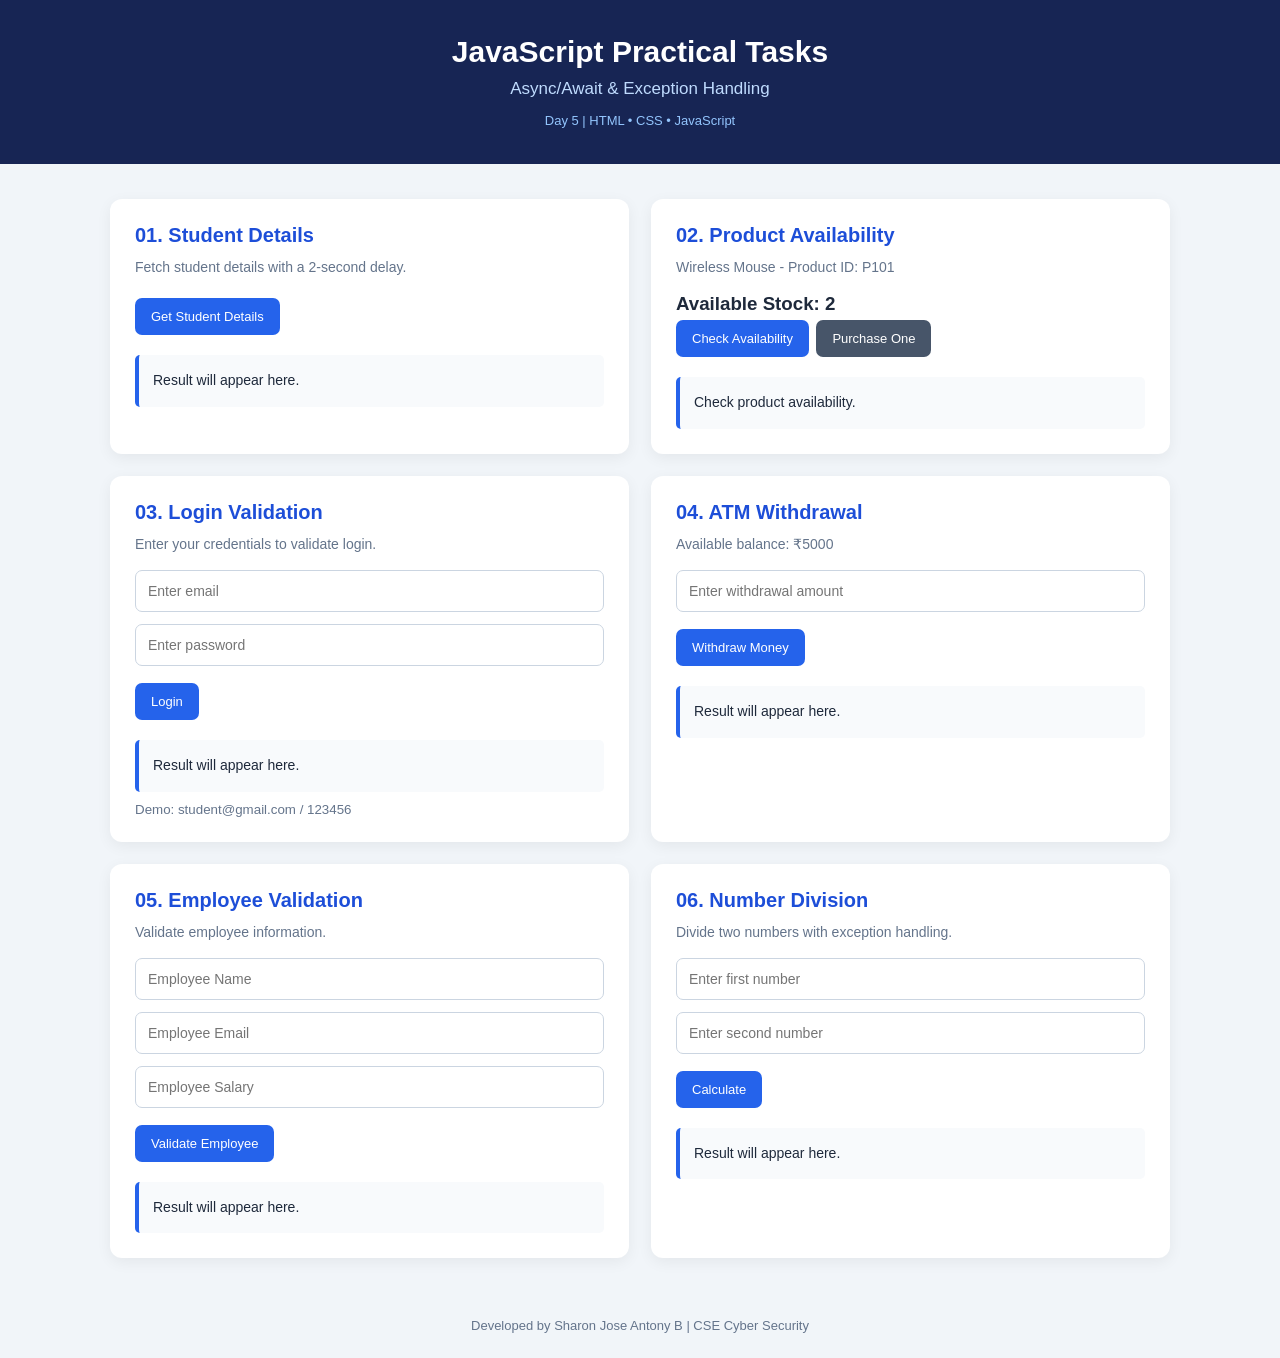
<file: Day -5/index.html>
<!DOCTYPE html>
<html lang="en">
<head>
    <meta charset="UTF-8">
    <meta name="viewport" content="width=device-width, initial-scale=1.0">
    <title>JavaScript | Async Await & Exception Handling</title>
    <link rel="stylesheet" href="style.css">
</head>
<body>

    <header>
        <h1>JavaScript Practical Tasks</h1>
        <p>Async/Await & Exception Handling</p>
        <span>Day 5 | HTML • CSS • JavaScript</span>
    </header>

    <main class="container">

        <!-- TASK 1 -->
        <section class="task-card">
            <h2>01. Student Details</h2>
            <p>Fetch student details with a 2-second delay.</p>
            <button onclick="displayStudentDetails()">Get Student Details</button>
            <div class="output" id="studentOutput">Result will appear here.</div>
        </section>

     
<!-- TASK 2 -->
<section class="task-card">
    <h2>02. Product Availability</h2>

    <p>Wireless Mouse - Product ID: P101</p>

    <h3 id="stockQuantity">Available Stock: 2</h3>

    <button onclick="checkProduct()">
        Check Availability
    </button>

    <button class="secondary" onclick="purchaseProduct()">
        Purchase One
    </button>

    <div class="output" id="productOutput">
        Check product availability.
    </div>
</section>

        <!-- TASK 3 -->
        <section class="task-card">
            <h2>03. Login Validation</h2>
            <p>Enter your credentials to validate login.</p>

            <input type="email" id="email" placeholder="Enter email">
            <input type="password" id="password" placeholder="Enter password">

            <button onclick="validateLogin()">Login</button>
            <div class="output" id="loginOutput">Result will appear here.</div>
            <small>Demo: student@gmail.com / 123456</small>
        </section>

        <!-- TASK 4 -->
        <section class="task-card">
            <h2>04. ATM Withdrawal</h2>
            <p>Available balance: ₹5000</p>

            <input type="number" id="withdrawAmount" placeholder="Enter withdrawal amount">

            <button onclick="atmTransaction()">Withdraw Money</button>
            <div class="output" id="atmOutput">Result will appear here.</div>
        </section>

        <!-- TASK 5 -->
        <section class="task-card">
            <h2>05. Employee Validation</h2>
            <p>Validate employee information.</p>

            <input type="text" id="employeeName" placeholder="Employee Name">
            <input type="email" id="employeeEmail" placeholder="Employee Email">
            <input type="number" id="employeeSalary" placeholder="Employee Salary">

            <button onclick="employeeValidation()">Validate Employee</button>
            <div class="output" id="employeeOutput">Result will appear here.</div>
        </section>

        <!-- TASK 6 -->
        <section class="task-card">
            <h2>06. Number Division</h2>
            <p>Divide two numbers with exception handling.</p>

            <input type="number" id="number1" placeholder="Enter first number">
            <input type="number" id="number2" placeholder="Enter second number">

            <button onclick="performDivision()">Calculate</button>
            <div class="output" id="divisionOutput">Result will appear here.</div>
        </section>

    </main>

    <footer>
        <p>Developed by Sharon Jose Antony B | CSE Cyber Security</p>
    </footer>

    <script src="script.js"></script>
</body>
</html>
</file>
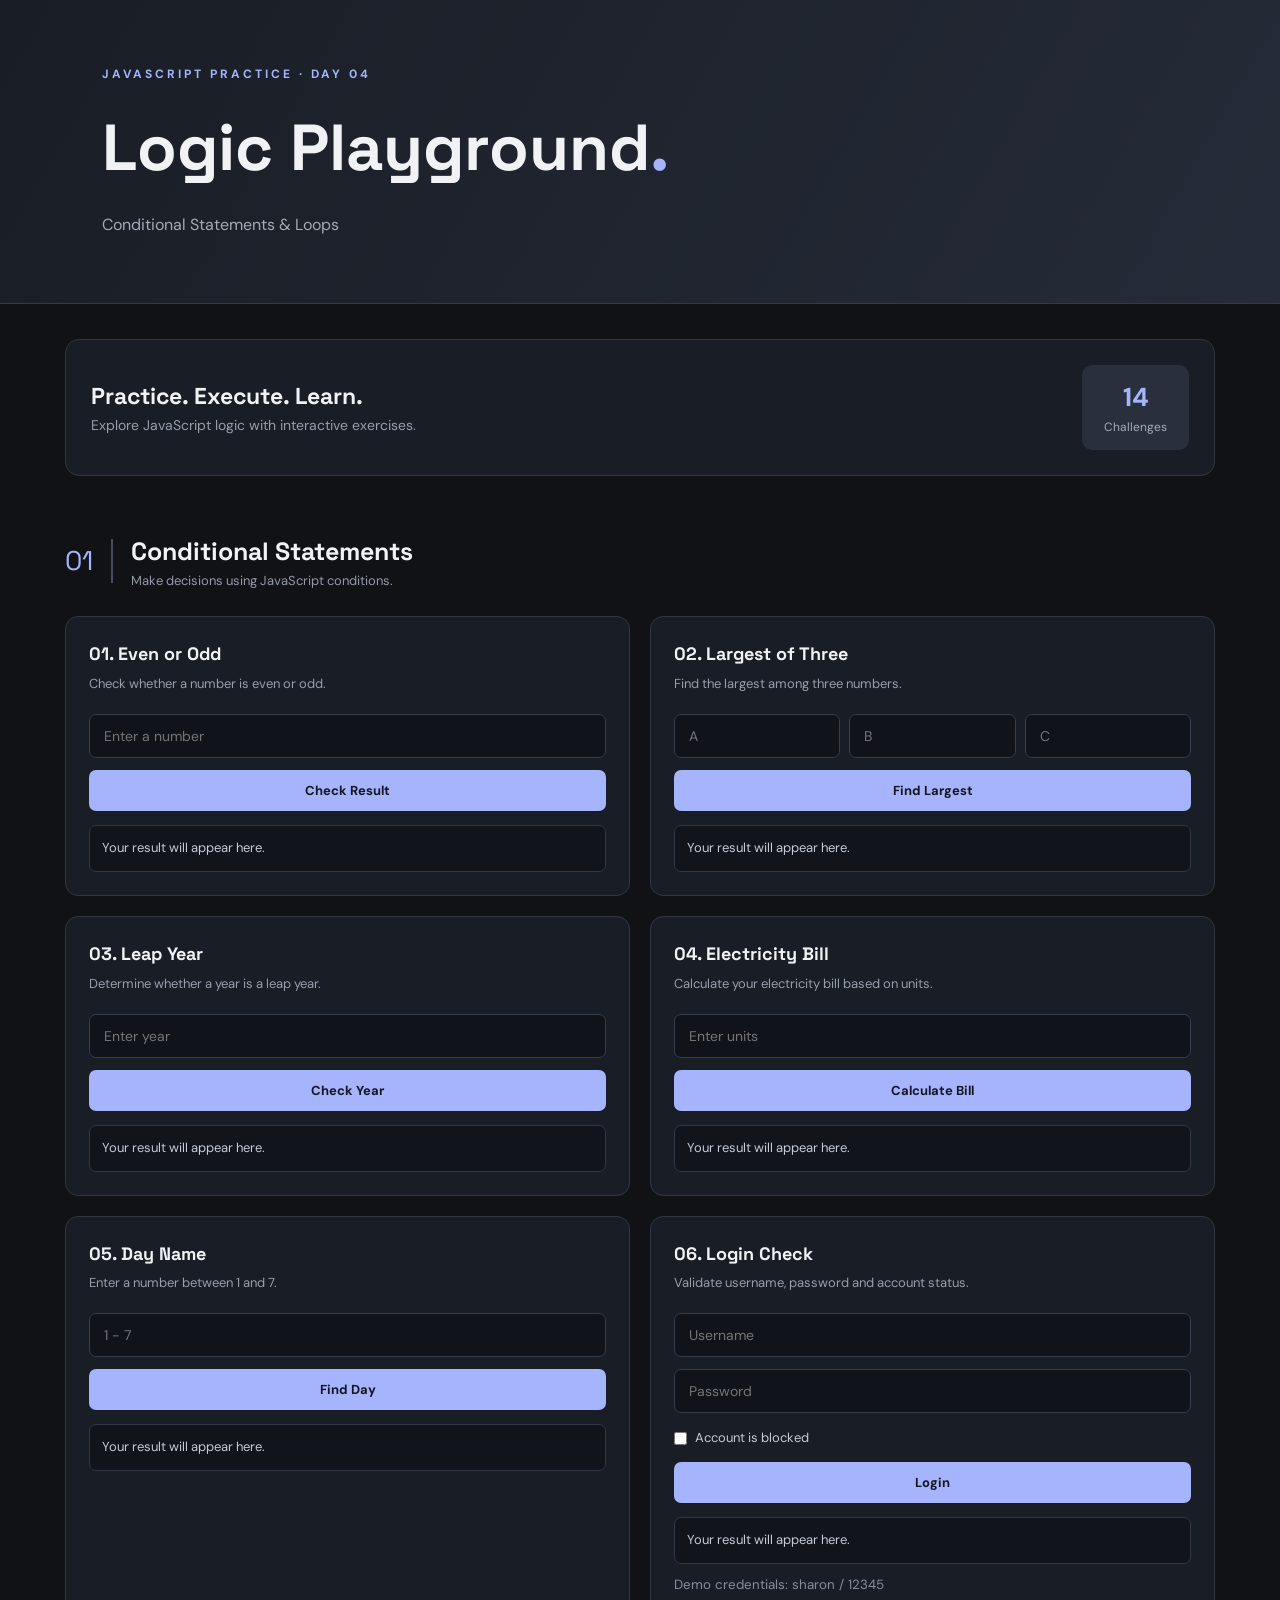
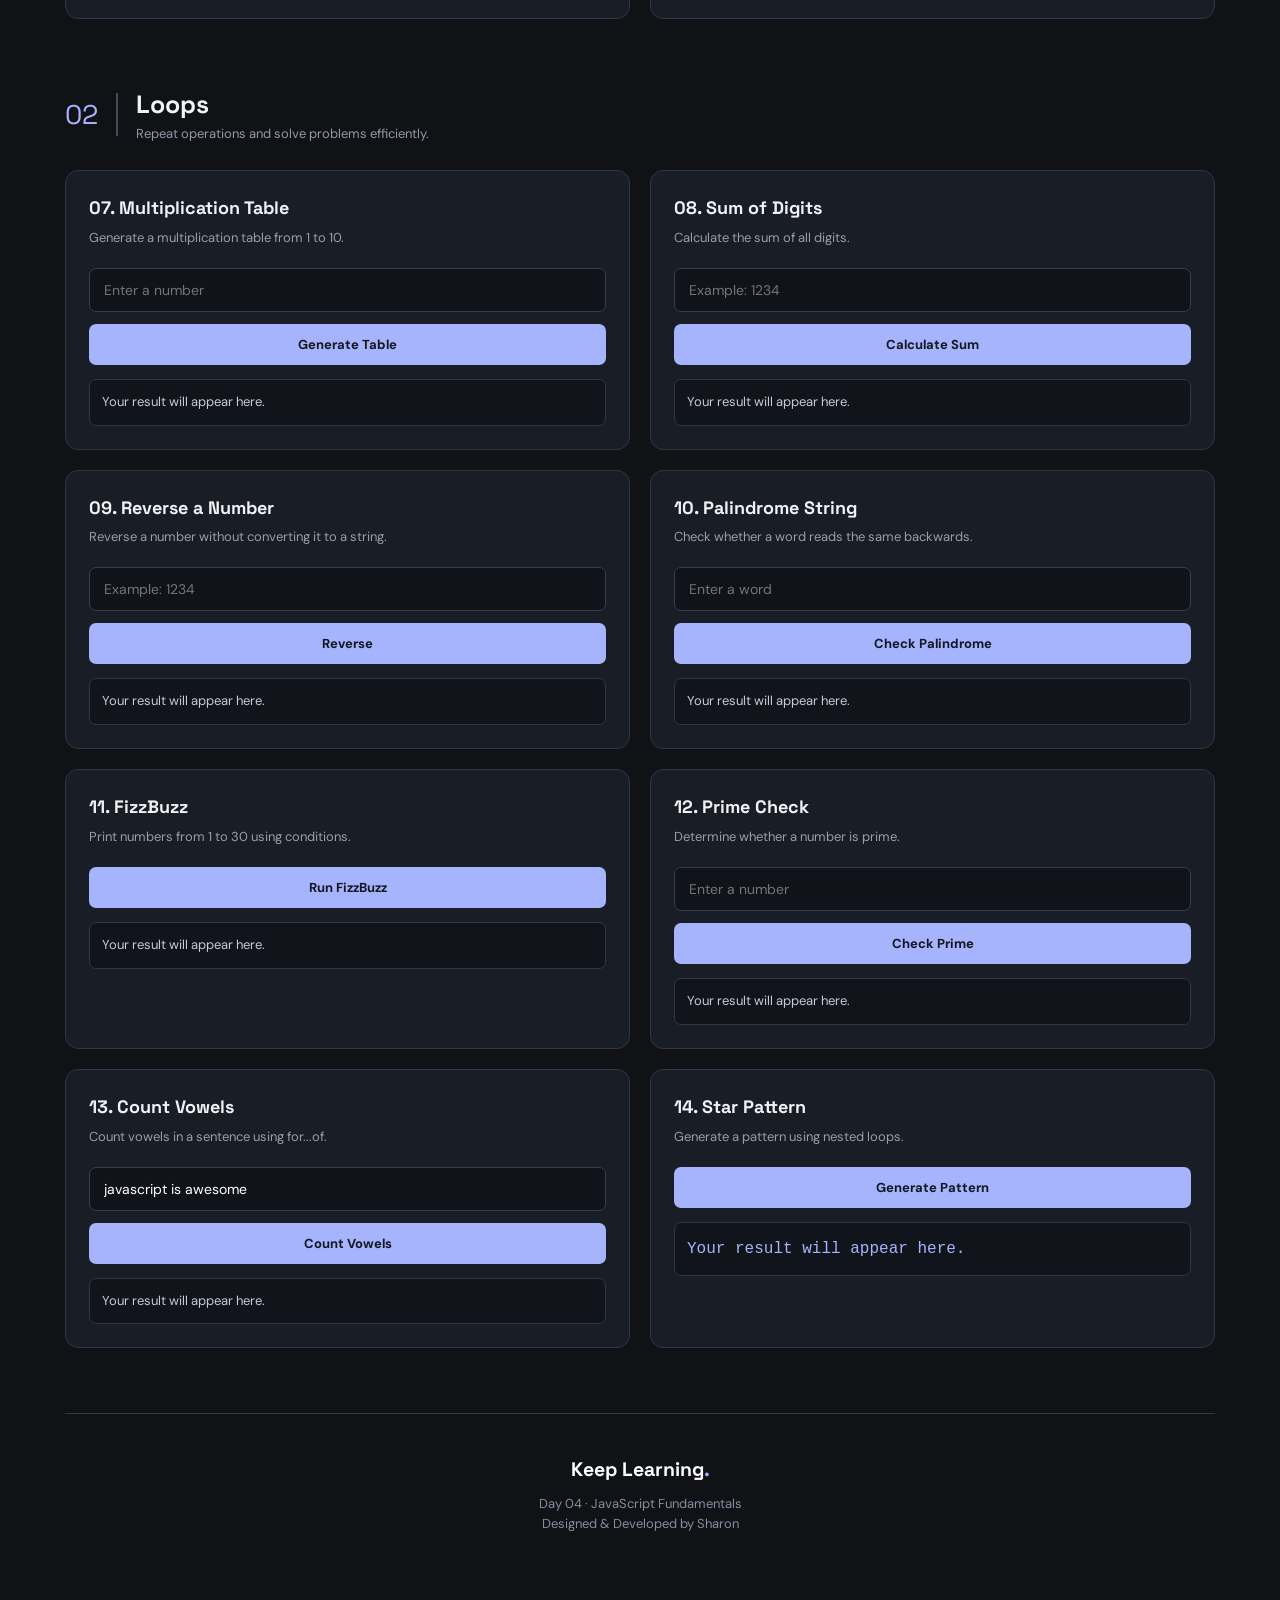
<file: Day-4/index.html>
<!DOCTYPE html>
<html lang="en">
<head>
    <meta charset="UTF-8">
    <meta name="viewport" content="width=device-width, initial-scale=1.0">
    <title>Day 4 | JavaScript Logic Playground</title>
    <link rel="stylesheet" href="style.css">
</head>
<body>

    <header>
        <div class="header-content">
            <p class="tag">JAVASCRIPT PRACTICE · DAY 04</p>
            <h1>Logic Playground<span>.</span></h1>
            <p>Conditional Statements & Loops</p>
        </div>
    </header>

    <main>

        <section class="intro">
            <div>
                <h2>Practice. Execute. Learn.</h2>
                <p>Explore JavaScript logic with interactive exercises.</p>
            </div>
            <div class="progress">
                <strong>14</strong>
                <span>Challenges</span>
            </div>
        </section>

        <!-- PART A -->

        <section class="task-section">
            <div class="section-heading">
                <span class="section-number">01</span>
                <div>
                    <h2>Conditional Statements</h2>
                    <p>Make decisions using JavaScript conditions.</p>
                </div>
            </div>

            <div class="task-grid">

                <article class="task-card">
                    <h3>01. Even or Odd</h3>
                    <p>Check whether a number is even or odd.</p>
                    <input type="number" id="evenInput" placeholder="Enter a number">
                    <button onclick="checkEvenOdd()">Check Result</button>
                    <div class="result" id="evenResult">Your result will appear here.</div>
                </article>

                <article class="task-card">
                    <h3>02. Largest of Three</h3>
                    <p>Find the largest among three numbers.</p>
                    <div class="input-group">
                        <input type="number" id="numA" placeholder="A">
                        <input type="number" id="numB" placeholder="B">
                        <input type="number" id="numC" placeholder="C">
                    </div>
                    <button onclick="findLargest()">Find Largest</button>
                    <div class="result" id="largestResult">Your result will appear here.</div>
                </article>

                <article class="task-card">
                    <h3>03. Leap Year</h3>
                    <p>Determine whether a year is a leap year.</p>
                    <input type="number" id="yearInput" placeholder="Enter year">
                    <button onclick="checkLeapYear()">Check Year</button>
                    <div class="result" id="leapResult">Your result will appear here.</div>
                </article>

                <article class="task-card">
                    <h3>04. Electricity Bill</h3>
                    <p>Calculate your electricity bill based on units.</p>
                    <input type="number" id="unitsInput" placeholder="Enter units" min="0">
                    <button onclick="calculateBill()">Calculate Bill</button>
                    <div class="result" id="billResult">Your result will appear here.</div>
                </article>

                <article class="task-card">
                    <h3>05. Day Name</h3>
                    <p>Enter a number between 1 and 7.</p>
                    <input type="number" id="dayInput" placeholder="1 - 7" min="1" max="7">
                    <button onclick="findDay()">Find Day</button>
                    <div class="result" id="dayResult">Your result will appear here.</div>
                </article>

                <article class="task-card">
                    <h3>06. Login Check</h3>
                    <p>Validate username, password and account status.</p>
                    <input type="text" id="usernameInput" placeholder="Username">
                    <input type="password" id="passwordInput" placeholder="Password">
                    <label class="check-label">
                        <input type="checkbox" id="blockedInput">
                        Account is blocked
                    </label>
                    <button onclick="checkLogin()">Login</button>
                    <div class="result" id="loginResult">Your result will appear here.</div>
                    <small>Demo credentials: sharon / 12345</small>
                </article>

            </div>
        </section>

        <!-- PART B -->

        <section class="task-section">
            <div class="section-heading">
                <span class="section-number">02</span>
                <div>
                    <h2>Loops</h2>
                    <p>Repeat operations and solve problems efficiently.</p>
                </div>
            </div>

            <div class="task-grid">

                <article class="task-card">
                    <h3>07. Multiplication Table</h3>
                    <p>Generate a multiplication table from 1 to 10.</p>
                    <input type="number" id="tableInput" placeholder="Enter a number">
                    <button onclick="generateTable()">Generate Table</button>
                    <div class="result output-list" id="tableResult">Your result will appear here.</div>
                </article>

                <article class="task-card">
                    <h3>08. Sum of Digits</h3>
                    <p>Calculate the sum of all digits.</p>
                    <input type="number" id="sumInput" placeholder="Example: 1234">
                    <button onclick="calculateSum()">Calculate Sum</button>
                    <div class="result" id="sumResult">Your result will appear here.</div>
                </article>

                <article class="task-card">
                    <h3>09. Reverse a Number</h3>
                    <p>Reverse a number without converting it to a string.</p>
                    <input type="number" id="reverseInput" placeholder="Example: 1234">
                    <button onclick="reverseNumber()">Reverse</button>
                    <div class="result" id="reverseResult">Your result will appear here.</div>
                </article>

                <article class="task-card">
                    <h3>10. Palindrome String</h3>
                    <p>Check whether a word reads the same backwards.</p>
                    <input type="text" id="palindromeInput" placeholder="Enter a word">
                    <button onclick="checkPalindrome()">Check Palindrome</button>
                    <div class="result" id="palindromeResult">Your result will appear here.</div>
                </article>

                <article class="task-card">
                    <h3>11. FizzBuzz</h3>
                    <p>Print numbers from 1 to 30 using conditions.</p>
                    <button onclick="runFizzBuzz()">Run FizzBuzz</button>
                    <div class="result output-list" id="fizzResult">Your result will appear here.</div>
                </article>

                <article class="task-card">
                    <h3>12. Prime Check</h3>
                    <p>Determine whether a number is prime.</p>
                    <input type="number" id="primeInput" placeholder="Enter a number">
                    <button onclick="checkPrime()">Check Prime</button>
                    <div class="result" id="primeResult">Your result will appear here.</div>
                </article>

                <article class="task-card">
                    <h3>13. Count Vowels</h3>
                    <p>Count vowels in a sentence using for...of.</p>
                    <input type="text" id="vowelInput" value="javascript is awesome">
                    <button onclick="countVowels()">Count Vowels</button>
                    <div class="result" id="vowelResult">Your result will appear here.</div>
                </article>

                <article class="task-card">
                    <h3>14. Star Pattern</h3>
                    <p>Generate a pattern using nested loops.</p>
                    <button onclick="generatePattern()">Generate Pattern</button>
                    <div class="result pattern-output" id="patternResult">Your result will appear here.</div>
                </article>

            </div>
        </section>

        <footer>
            <h2>Keep Learning<span>.</span></h2>
            <p>Day 04 · JavaScript Fundamentals</p>
            <p>Designed & Developed by Sharon</p>
        </footer>

    </main>

    <script src="script.js"></script>
</body>
</html>
</file>
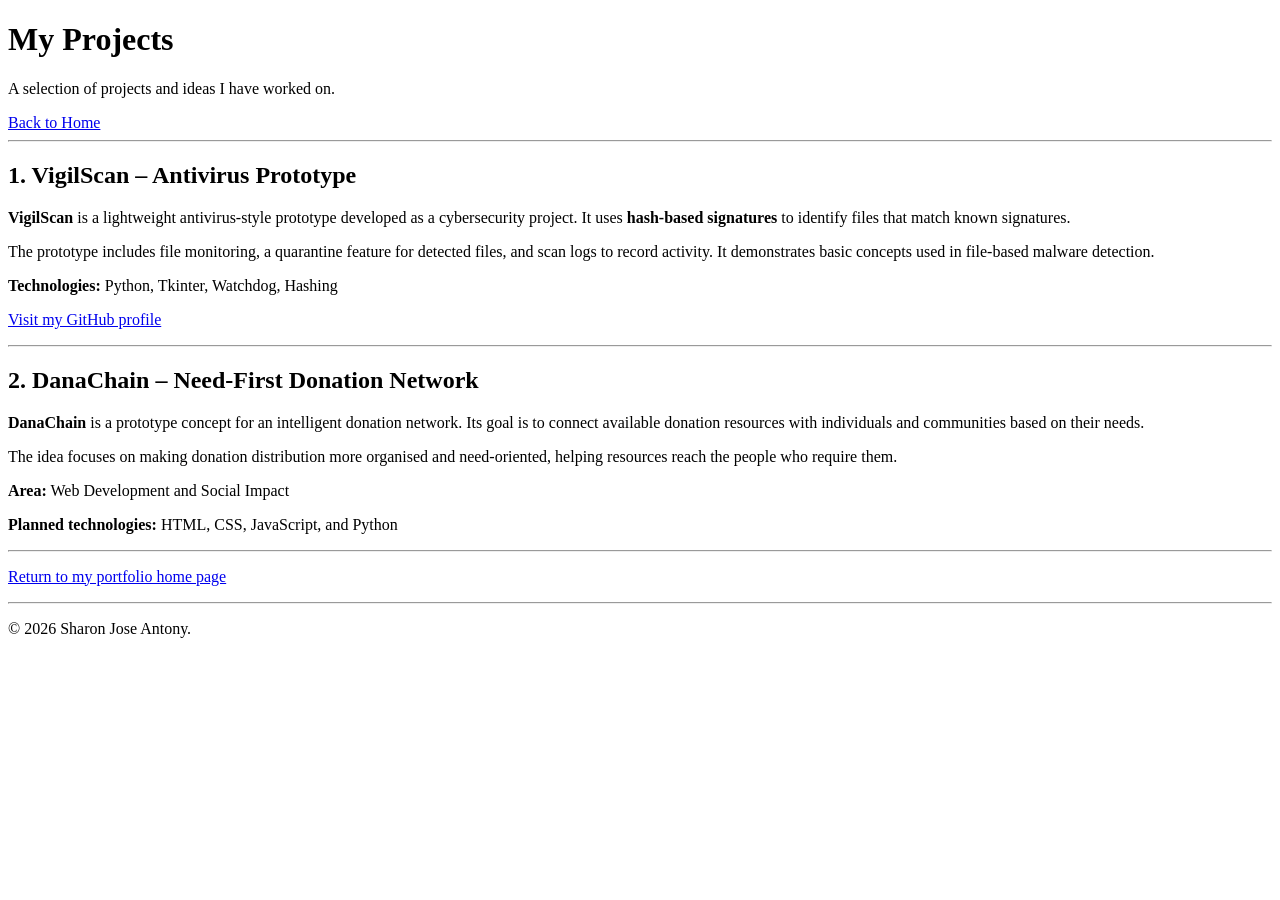
<file: projects.html>
<!DOCTYPE html>
<html lang="en">
<head>
    <meta charset="UTF-8">
    <meta name="viewport" content="width=device-width, initial-scale=1.0">
    <title>Projects | Sharon Jose Antony</title>
</head>
<body>
    <header>
        <h1>My Projects</h1>
        <p>A selection of projects and ideas I have worked on.</p>
        <nav><a href="index.html">Back to Home</a></nav>
    </header>
    <hr>
    <main>
        <section>
            <article>
                <h2>1. VigilScan – Antivirus Prototype</h2>
                <p><strong>VigilScan</strong> is a lightweight antivirus-style prototype developed as a cybersecurity project. It uses <strong>hash-based signatures</strong> to identify files that match known signatures.</p>
                <p>The prototype includes file monitoring, a quarantine feature for detected files, and scan logs to record activity. It demonstrates basic concepts used in file-based malware detection.</p>
                <p><strong>Technologies:</strong> Python, Tkinter, Watchdog, Hashing</p>
                <p><a href="https://github.com/Sharon-jose-antony" target="_blank" rel="noopener noreferrer">Visit my GitHub profile</a></p>
            </article>
        </section>
        <hr>
        <section>
            <article>
                <h2>2. DanaChain – Need-First Donation Network</h2>
                <p><strong>DanaChain</strong> is a prototype concept for an intelligent donation network. Its goal is to connect available donation resources with individuals and communities based on their needs.</p>
                <p>The idea focuses on making donation distribution more organised and need-oriented, helping resources reach the people who require them.</p>
                <p><strong>Area:</strong> Web Development and Social Impact</p>
                <p><strong>Planned technologies:</strong> HTML, CSS, JavaScript, and Python</p>
            </article>
        </section>
        <hr>
        <p><a href="index.html">Return to my portfolio home page</a></p>
    </main>
    <hr>
    <footer><p>&copy; 2026 Sharon Jose Antony.</p></footer>
</body>
</html>
</file>
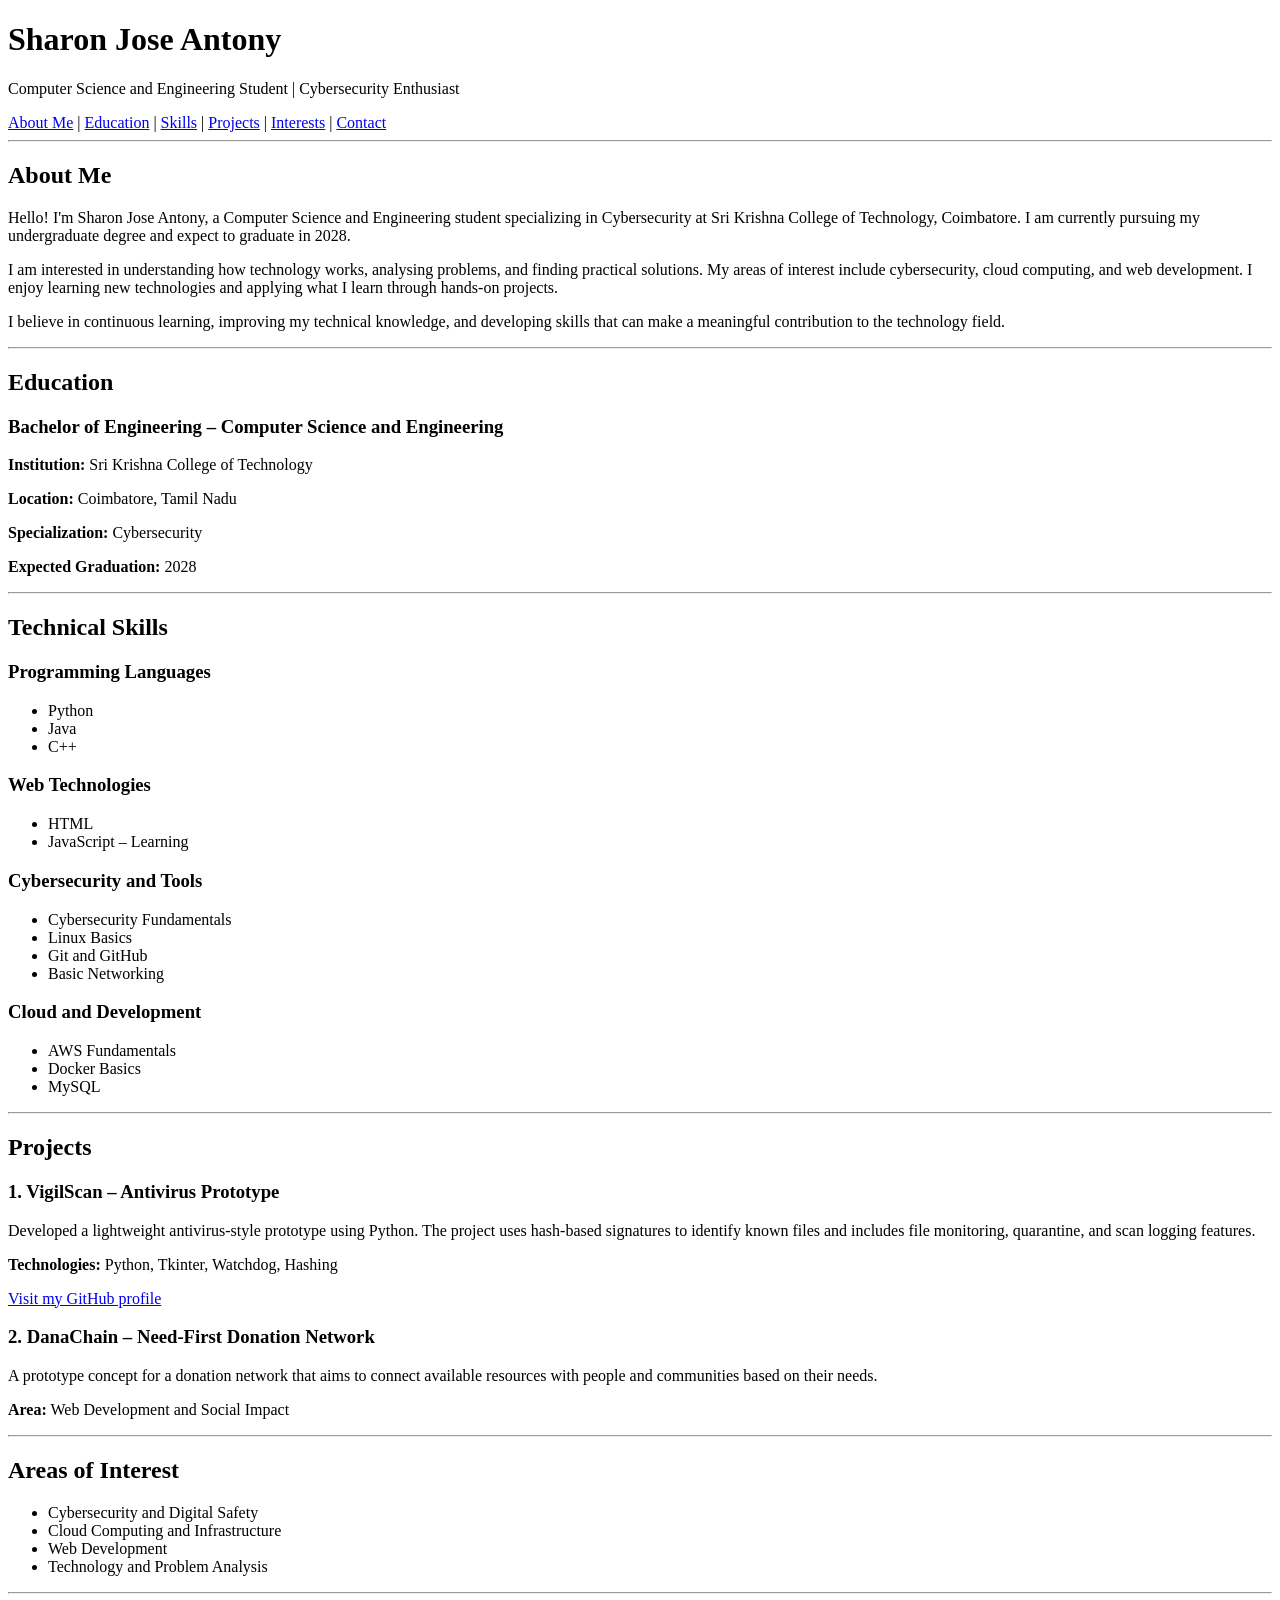
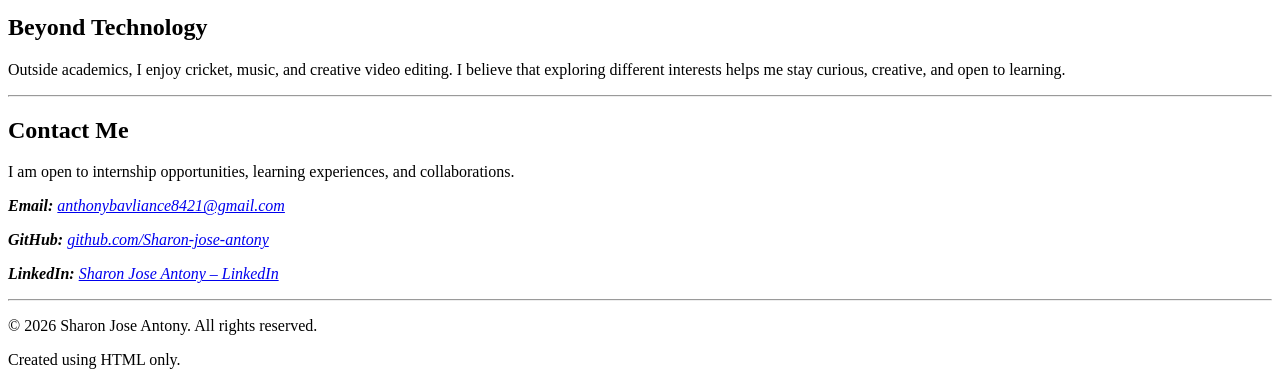
<file: sharon_portfolio_html_only.html>
<!DOCTYPE html>
<html lang="en">
<head>
    <meta charset="UTF-8">
    <meta name="viewport" content="width=device-width, initial-scale=1.0">
    <meta name="description" content="Personal portfolio of Sharon Jose Antony, a Computer Science and Engineering student specializing in Cybersecurity.">
    <title>Sharon Jose Antony | Personal Portfolio</title>
</head>
<body>
    <header>
        <h1>Sharon Jose Antony</h1>
        <p>Computer Science and Engineering Student | Cybersecurity Enthusiast</p>
        <nav aria-label="Main navigation">
            <a href="#about">About Me</a> |
            <a href="#education">Education</a> |
            <a href="#skills">Skills</a> |
            <a href="#projects">Projects</a> |
            <a href="#interests">Interests</a> |
            <a href="#contact">Contact</a>
        </nav>
    </header>
    <hr>
    <main>
        <section id="about">
            <h2>About Me</h2>
            <p>Hello! I'm Sharon Jose Antony, a Computer Science and Engineering student specializing in Cybersecurity at Sri Krishna College of Technology, Coimbatore. I am currently pursuing my undergraduate degree and expect to graduate in 2028.</p>
            <p>I am interested in understanding how technology works, analysing problems, and finding practical solutions. My areas of interest include cybersecurity, cloud computing, and web development. I enjoy learning new technologies and applying what I learn through hands-on projects.</p>
            <p>I believe in continuous learning, improving my technical knowledge, and developing skills that can make a meaningful contribution to the technology field.</p>
        </section>
        <hr>
        <section id="education">
            <h2>Education</h2>
            <article>
                <h3>Bachelor of Engineering – Computer Science and Engineering</h3>
                <p><strong>Institution:</strong> Sri Krishna College of Technology</p>
                <p><strong>Location:</strong> Coimbatore, Tamil Nadu</p>
                <p><strong>Specialization:</strong> Cybersecurity</p>
                <p><strong>Expected Graduation:</strong> 2028</p>
            </article>
        </section>
        <hr>
        <section id="skills">
            <h2>Technical Skills</h2>
            <h3>Programming Languages</h3>
            <ul><li>Python</li><li>Java</li><li>C++</li></ul>
            <h3>Web Technologies</h3>
            <ul><li>HTML</li><li>JavaScript – Learning</li></ul>
            <h3>Cybersecurity and Tools</h3>
            <ul><li>Cybersecurity Fundamentals</li><li>Linux Basics</li><li>Git and GitHub</li><li>Basic Networking</li></ul>
            <h3>Cloud and Development</h3>
            <ul><li>AWS Fundamentals</li><li>Docker Basics</li><li>MySQL</li></ul>
        </section>
        <hr>
        <section id="projects">
            <h2>Projects</h2>
            <article>
                <h3>1. VigilScan – Antivirus Prototype</h3>
                <p>Developed a lightweight antivirus-style prototype using Python. The project uses hash-based signatures to identify known files and includes file monitoring, quarantine, and scan logging features.</p>
                <p><strong>Technologies:</strong> Python, Tkinter, Watchdog, Hashing</p>
                <p><a href="https://github.com/Sharon-jose-antony" target="_blank" rel="noopener noreferrer">Visit my GitHub profile</a></p>
            </article>
            <article>
                <h3>2. DanaChain – Need-First Donation Network</h3>
                <p>A prototype concept for a donation network that aims to connect available resources with people and communities based on their needs.</p>
                <p><strong>Area:</strong> Web Development and Social Impact</p>
            </article>
        </section>
        <hr>
        <section id="interests">
            <h2>Areas of Interest</h2>
            <ul><li>Cybersecurity and Digital Safety</li><li>Cloud Computing and Infrastructure</li><li>Web Development</li><li>Technology and Problem Analysis</li></ul>
        </section>
        <hr>
        <section id="personal-interests">
            <h2>Beyond Technology</h2>
            <p>Outside academics, I enjoy cricket, music, and creative video editing. I believe that exploring different interests helps me stay curious, creative, and open to learning.</p>
        </section>
        <hr>
        <section id="contact">
            <h2>Contact Me</h2>
            <p>I am open to internship opportunities, learning experiences, and collaborations.</p>
            <address>
                <p><strong>Email:</strong> <a href="mailto:anthonybavliance8421@gmail.com">anthonybavliance8421@gmail.com</a></p>
                <p><strong>GitHub:</strong> <a href="https://github.com/Sharon-jose-antony" target="_blank" rel="noopener noreferrer">github.com/Sharon-jose-antony</a></p>
                <p><strong>LinkedIn:</strong> <a href="https://www.linkedin.com/in/sharon-jose-antony-b-272308324/" target="_blank" rel="noopener noreferrer">Sharon Jose Antony – LinkedIn</a></p>
            </address>
        </section>
    </main>
    <hr>
    <footer>
        <p>&copy; 2026 Sharon Jose Antony. All rights reserved.</p>
        <p>Created using HTML only.</p>
    </footer>
</body>
</html>
</file>
<file: Day -5/style.css>
* {
    margin: 0;
    padding: 0;
    box-sizing: border-box;
}

body {
    font-family: Arial, sans-serif;
    background: #f1f5f9;
    color: #1e293b;
    min-height: 100vh;
}

header {
    background: #172554;
    color: white;
    text-align: center;
    padding: 35px 15px;
}

header h1 {
    font-size: 30px;
    margin-bottom: 10px;
}

header p {
    color: #bfdbfe;
    font-size: 17px;
    margin-bottom: 12px;
}

header span {
    font-size: 13px;
    color: #93c5fd;
}

.container {
    max-width: 1100px;
    margin: 35px auto;
    padding: 0 20px;
    display: grid;
    grid-template-columns: repeat(2, 1fr);
    gap: 22px;
}

.task-card {
    background: white;
    padding: 25px;
    border-radius: 12px;
    box-shadow: 0 4px 15px rgba(0, 0, 0, 0.06);
}

.task-card h2 {
    color: #1d4ed8;
    font-size: 20px;
    margin-bottom: 12px;
}

.task-card p {
    color: #64748b;
    font-size: 14px;
    margin-bottom: 18px;
}

input {
    display: block;
    width: 100%;
    padding: 12px;
    margin-bottom: 12px;
    border: 1px solid #cbd5e1;
    border-radius: 7px;
    outline: none;
    font-size: 14px;
}

input:focus {
    border-color: #2563eb;
}

button {
    background: #2563eb;
    color: white;
    border: none;
    padding: 11px 16px;
    margin: 5px 3px 5px 0;
    border-radius: 7px;
    cursor: pointer;
    font-size: 13px;
    transition: 0.2s;
}

button:hover {
    background: #1d4ed8;
    transform: translateY(-1px);
}

button.secondary {
    background: #475569;
}

button.secondary:hover {
    background: #334155;
}

.output {
    background: #f8fafc;
    border-left: 4px solid #2563eb;
    padding: 14px;
    margin-top: 15px;
    border-radius: 5px;
    font-size: 14px;
    line-height: 1.7;
    min-height: 50px;
    overflow-wrap: anywhere;
}

.output.success {
    border-left-color: #16a34a;
    color: #166534;
    background: #f0fdf4;
}

.output.error {
    border-left-color: #dc2626;
    color: #991b1b;
    background: #fef2f2;
}

small {
    display: block;
    color: #64748b;
    margin-top: 10px;
}

footer {
    text-align: center;
    padding: 25px 10px;
    color: #64748b;
    font-size: 13px;
}

@media (max-width: 700px) {
    .container {
        grid-template-columns: 1fr;
        margin: 20px auto;
    }

    header h1 {
        font-size: 23px;
    }
}
</file>
<file: Day-4/style.css>
@import url('https://fonts.googleapis.com/css2?family=DM+Sans:wght@400;500;600;700;800&family=Space+Grotesk:wght@400;500;600;700&display=swap');

* {
    margin: 0;
    padding: 0;
    box-sizing: border-box;
}

body {
    background: #101216;
    color: #f1f2f5;
    font-family: 'DM Sans', sans-serif;
    line-height: 1.6;
}

header {
    padding: 65px 8%;
    background: linear-gradient(120deg, #191d25, #252b38);
    border-bottom: 1px solid #343a47;
}

.header-content {
    max-width: 1200px;
    margin: auto;
}

.tag {
    color: #a5b4fc;
    font-size: 12px;
    letter-spacing: 3px;
    font-weight: 700;
}

header h1 {
    font-family: 'Space Grotesk', sans-serif;
    font-size: clamp(38px, 6vw, 65px);
    margin: 12px 0;
}

header h1 span,
footer h2 span {
    color: #a5b4fc;
}

header p:last-child {
    color: #a5aab6;
}

main {
    max-width: 1200px;
    margin: auto;
    padding: 35px 25px;
}

.intro {
    display: flex;
    align-items: center;
    justify-content: space-between;
    background: #191d25;
    border: 1px solid #303642;
    border-radius: 14px;
    padding: 25px;
    margin-bottom: 55px;
}

.intro h2 {
    font-family: 'Space Grotesk', sans-serif;
    font-size: 23px;
}

.intro p {
    color: #969eae;
    font-size: 14px;
}

.progress {
    text-align: center;
    background: #292f3c;
    padding: 12px 22px;
    border-radius: 10px;
    display: flex;
    flex-direction: column;
}

.progress strong {
    font-size: 26px;
    color: #a5b4fc;
}

.progress span {
    font-size: 12px;
    color: #a5aab6;
}

.task-section {
    margin-bottom: 65px;
}

.section-heading {
    display: flex;
    align-items: center;
    gap: 18px;
    margin-bottom: 25px;
}

.section-number {
    font-family: 'Space Grotesk', sans-serif;
    font-size: 27px;
    color: #a5b4fc;
    border-right: 2px solid #454d5d;
    padding-right: 18px;
}

.section-heading h2 {
    font-family: 'Space Grotesk', sans-serif;
    font-size: 25px;
}

.section-heading p {
    font-size: 13px;
    color: #9299a8;
}

.task-grid {
    display: grid;
    grid-template-columns: repeat(2, minmax(0, 1fr));
    gap: 20px;
}

.task-card {
    background: #191d25;
    border: 1px solid #303642;
    border-radius: 13px;
    padding: 23px;
    transition: border-color 0.2s, transform 0.2s;
}

.task-card:hover {
    border-color: #7887bc;
    transform: translateY(-3px);
}

.task-card h3 {
    font-family: 'Space Grotesk', sans-serif;
    font-size: 18px;
    margin-bottom: 5px;
}

.task-card p {
    color: #979eac;
    font-size: 13px;
    margin-bottom: 18px;
    min-height: 22px;
}

input:not([type="checkbox"]) {
    width: 100%;
    padding: 12px 14px;
    background: #101319;
    border: 1px solid #363d4b;
    border-radius: 7px;
    color: white;
    font-size: 14px;
    outline: none;
    margin-bottom: 12px;
    font-family: inherit;
}

input:focus {
    border-color: #a5b4fc;
}

.input-group {
    display: flex;
    gap: 9px;
}

.input-group input {
    min-width: 0;
}

button {
    width: 100%;
    padding: 12px;
    background: #a5b4fc;
    color: #141722;
    border: none;
    border-radius: 7px;
    font-weight: 700;
    font-size: 13px;
    cursor: pointer;
    transition: background 0.2s;
    font-family: inherit;
}

button:hover {
    background: #c2ccff;
}

.result {
    margin-top: 14px;
    background: #11151b;
    border: 1px solid #303642;
    color: #c5cbd7;
    border-radius: 7px;
    padding: 12px;
    min-height: 44px;
    font-size: 13px;
    overflow-wrap: anywhere;
}

.output-list {
    max-height: 220px;
    overflow-y: auto;
    white-space: pre-line;
}

.pattern-output {
    font-family: monospace;
    font-size: 16px;
    line-height: 1.8;
    color: #a5b4fc;
}

.check-label {
    display: flex;
    align-items: center;
    gap: 8px;
    font-size: 13px;
    color: #c5cbd7;
    margin: 3px 0 13px;
}

.check-label input {
    accent-color: #a5b4fc;
}

.task-card small {
    display: block;
    margin-top: 10px;
    color: #858e9f;
}

footer {
    text-align: center;
    padding: 40px 15px;
    border-top: 1px solid #303642;
    color: #858e9f;
    font-size: 13px;
}

footer h2 {
    font-family: 'Space Grotesk', sans-serif;
    color: white;
    margin-bottom: 8px;
}

@media (max-width: 650px) {
    header {
        padding: 45px 7%;
    }

    main {
        padding: 25px 16px;
    }

    .task-grid {
        grid-template-columns: 1fr;
    }

    .intro {
        gap: 15px;
        padding: 18px;
    }

    .intro h2 {
        font-size: 18px;
    }

    .section-heading h2 {
        font-size: 20px;
    }

    .progress {
        padding: 9px 13px;
    }
}
</file>
